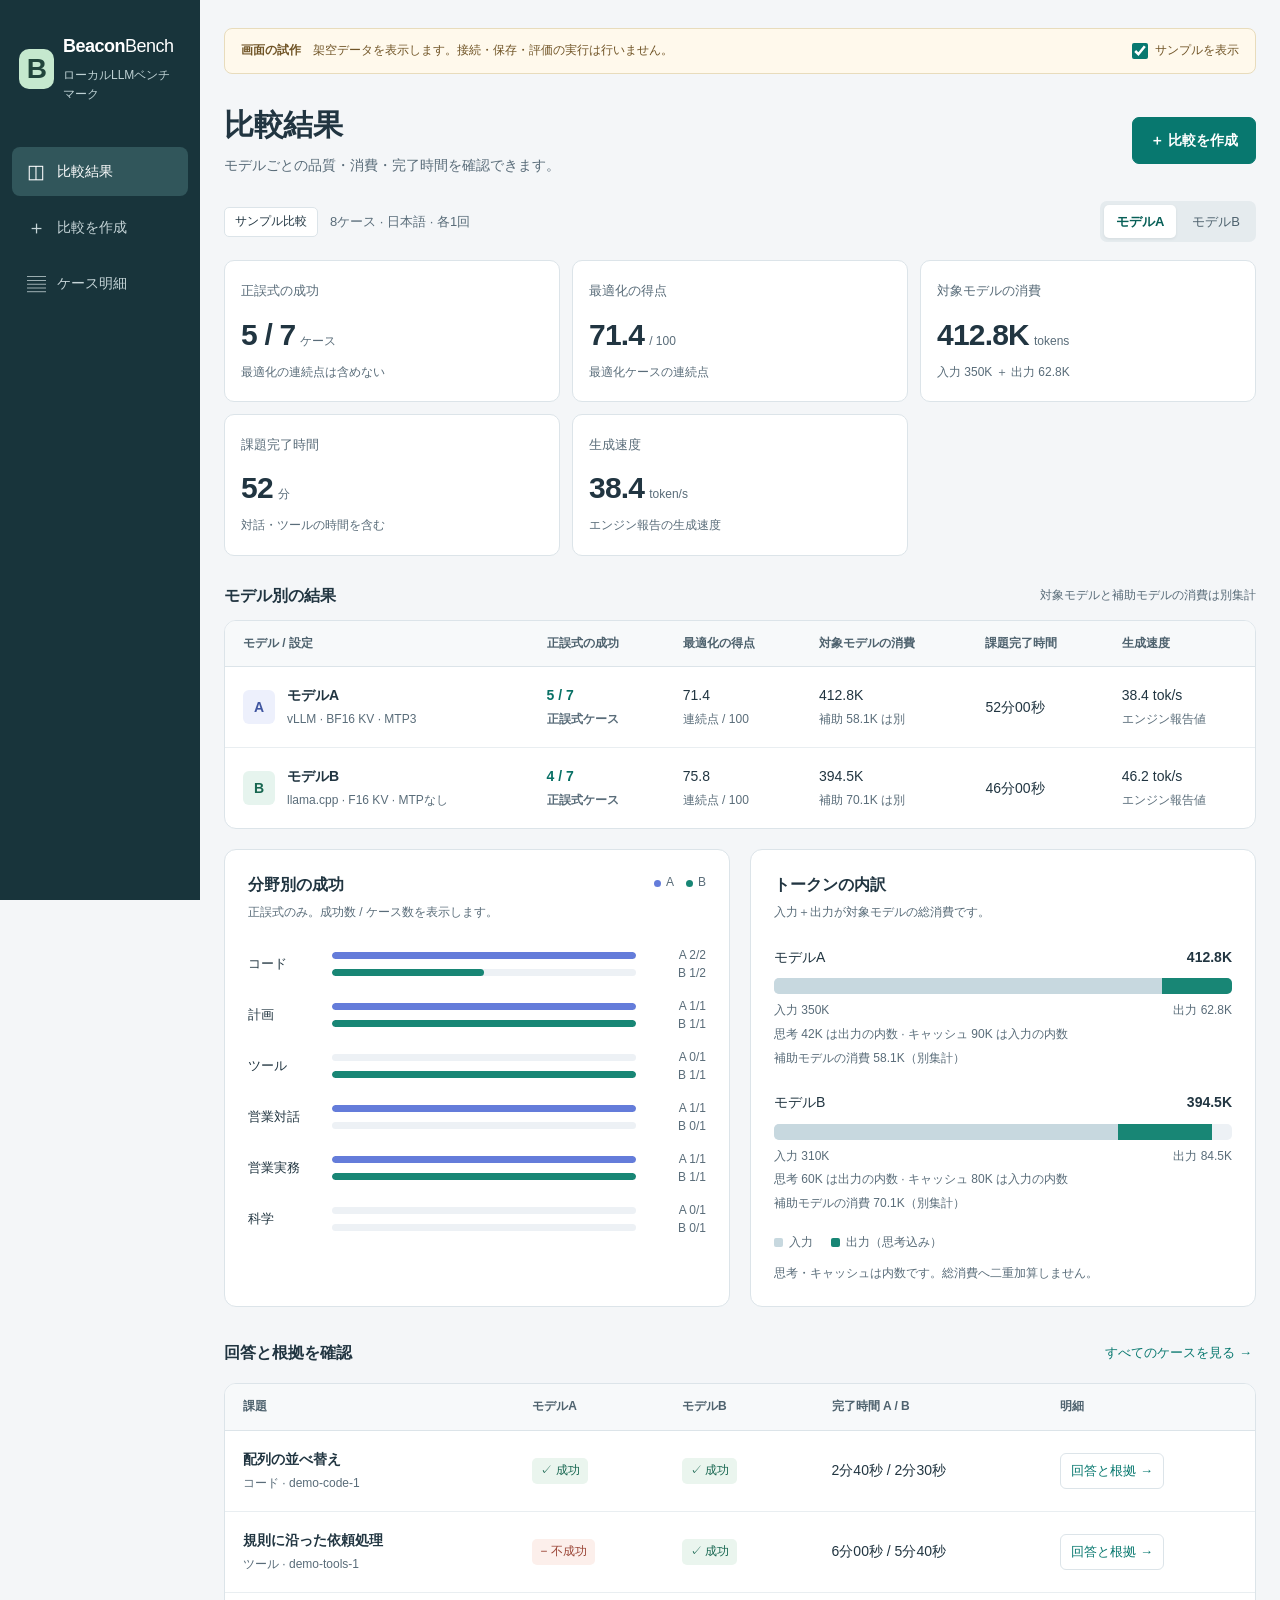
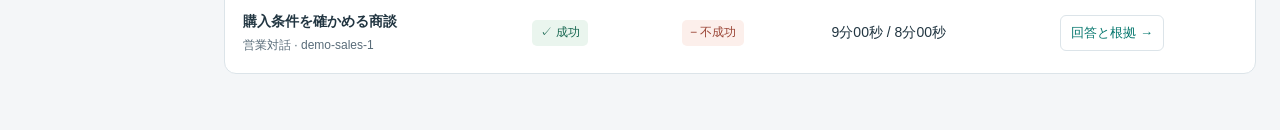
<file: ui/prototype/index.html>
<!doctype html>
<html lang="ja">
<head>
  <meta charset="utf-8">
  <meta name="viewport" content="width=device-width, initial-scale=1">
  <meta name="color-scheme" content="light">
  <title>BeaconBench — モデル比較</title>
  <link rel="stylesheet" href="styles.css">
  <script src="app.js" defer></script>
</head>
<body>
  <a class="skip-link" href="#main">本文へ移動</a>
  <aside class="sidebar" aria-label="ワークスペース">
    <a class="brand" href="#overview" aria-label="BeaconBench ホーム"><span class="brand-mark" aria-hidden="true">B</span><span>Beacon<span class="brand-light">Bench</span><small>ローカルLLMベンチマーク</small></span></a>
    <nav aria-label="メインナビゲーション">
      <button class="nav-item active" data-view="overview" aria-current="page"><span class="nav-icon" aria-hidden="true">◫</span>比較結果</button>
      <button class="nav-item" data-view="configure"><span class="nav-icon" aria-hidden="true">＋</span>比較を作成</button>
      <button class="nav-item" data-view="cases"><span class="nav-icon" aria-hidden="true">▤</span>ケース明細</button>
    </nav>
  </aside>
  <div class="workspace">
    <main id="main" tabindex="-1">
      <div class="preview-notice" role="note"><div><strong>画面の試作</strong><span>架空データを表示します。接続・保存・評価の実行は行いません。</span></div><label class="demo-toggle"><input type="checkbox" id="show-demo" checked>サンプルを表示</label></div>

      <section class="view" id="view-overview" aria-labelledby="overview-heading">
        <div class="page-heading"><div><h1 id="overview-heading" tabindex="-1">比較結果</h1><p>モデルごとの品質・消費・完了時間を確認できます。</p></div><button class="button primary" data-go="configure">＋ 比較を作成</button></div>
        <div class="scope-line"><div class="scope-context"><span class="scope-chip">サンプル比較</span><span class="scope-meta">8ケース · 日本語 · 各1回</span></div><div class="model-tabs" role="group" aria-label="指標を表示するモデル"><button data-metric-model="a" class="selected" aria-pressed="true">モデルA</button><button data-metric-model="b" aria-pressed="false">モデルB</button></div></div>
        <div class="metric-grid" id="metric-grid"></div>
        <div class="section-title"><h2>モデル別の結果</h2><span class="subtle">対象モデルと補助モデルの消費は別集計</span></div>
        <div class="panel table-scroll" role="region" aria-label="モデル別の結果表。横スクロールできます" tabindex="0"><table><caption class="sr-only">8件の架空ケースを各1回実行した表示例</caption><thead><tr><th scope="col">モデル / 設定</th><th scope="col">正誤式の成功</th><th scope="col">最適化の得点</th><th scope="col">対象モデルの消費</th><th scope="col">課題完了時間</th><th scope="col">生成速度</th></tr></thead><tbody id="comparison-body"></tbody></table></div>
        <div class="charts-grid">
          <section class="panel chart-panel"><div class="panel-heading"><div><h2>分野別の成功</h2><p>正誤式のみ。成功数 / ケース数を表示します。</p></div><div class="legend"><span><i class="dot model-a"></i>A</span><span><i class="dot model-b"></i>B</span></div></div><div id="quality-chart" class="quality-chart"></div></section>
          <section class="panel chart-panel"><div class="panel-heading"><div><h2>トークンの内訳</h2><p>入力＋出力が対象モデルの総消費です。</p></div></div><div id="token-chart" class="token-chart"></div><div class="token-note"><span>入力</span><span>出力（思考込み）</span></div><p class="inline-note">思考・キャッシュは内数です。総消費へ二重加算しません。</p></section>
        </div>
        <div class="section-title"><h2>回答と根拠を確認</h2><button class="text-button" data-go="cases">すべてのケースを見る →</button></div>
        <div class="panel table-scroll" role="region" aria-label="ケースの比較表。横スクロールできます" tabindex="0"><table><thead><tr><th scope="col">課題</th><th scope="col">モデルA</th><th scope="col">モデルB</th><th scope="col">完了時間 A / B</th><th scope="col">明細</th></tr></thead><tbody id="recent-cases-body"></tbody></table></div>
      </section>

      <section class="view hidden" id="view-configure" aria-labelledby="configure-heading">
        <div class="page-heading"><div><h1 id="configure-heading" tabindex="-1">比較を作成</h1><p>モデルと条件を選び、同じケースで比較します。</p></div></div>
        <div class="configure-layout"><div class="configure-main">
          <section class="panel config-panel"><div class="step-title"><span aria-hidden="true">1</span><div><h2>評価セットと試行回数</h2><p>セットの範囲と、繰り返す回数を別々に選びます。</p></div></div>
            <fieldset class="suite-fieldset"><legend>評価セット</legend><div class="suite-options">
              <label class="suite-option"><input type="radio" name="suite" value="quick" checked><span><strong>Quick</strong><small>20ケース</small></span><span class="suite-description">少数で比較</span></label>
              <label class="suite-option"><input type="radio" name="suite" value="detailed"><span><strong>Detailed</strong><small>100ケース</small></span><span class="suite-description">広い範囲を確認</span></label>
            </div><p class="inline-note">件数は設計案です。問題ID・日本語版・採点器は未固定です。</p></fieldset>
            <div class="trial-settings"><label for="trials-per-case">各ケースの試行回数</label><div class="trial-input-row"><div class="number-with-unit"><input id="trials-per-case" type="number" value="1" min="1" step="1" required aria-describedby="trial-help trial-error"><span>回</span></div><div class="trial-shortcuts" role="group" aria-label="試行回数の入力補助"><button type="button" data-trials="1" aria-pressed="true">1回</button><button type="button" data-trials="3" aria-pressed="false">3回</button><button type="button" data-trials="5" aria-pressed="false">5回</button></div></div><p id="trial-help" class="inline-note">既定は1回。任意の正の整数を入力でき、セットを切り替えても保持します。全比較構成で共通です。</p><p id="trial-error" class="field-error" role="alert" hidden></p></div>
            <details class="advanced-settings"><summary>再現性と終了条件</summary><div class="advanced-content"><label for="base-seed">基底seed<input id="base-seed" type="number" value="42" min="0" max="2147483647" step="1" aria-describedby="seed-help seed-error"></label><p id="seed-help" class="inline-note">ケースと試行番号からseedを導出します。回数追加でも既存試行のseedは変わりません。</p><p id="seed-error" class="field-error" role="alert" hidden></p><p class="inline-note">全試行を集計します。独自の累積出力・操作回数上限は追加せず、公式タスクの終了条件を保持します。</p></div></details>
          </section>
<section class="panel config-panel"><div class="step-title"><span aria-hidden="true">2</span><div><h2>比較するモデル</h2><p>複数のモデル構成を選択できます。</p></div></div><div id="model-options" class="model-options"></div></section>
<section class="panel config-panel"><div class="step-title"><span aria-hidden="true">3</span><div><h2>生成プリセット</h2><p>複数選ぶと、各設定で同じケースを測ります。</p></div><button id="duplicate-preset" class="button secondary small">複製</button></div><div id="preset-options" class="preset-options"></div><div class="editor-heading"><label for="edit-preset">編集するプリセット</label><select id="edit-preset"></select></div><div class="field-grid">
            <label class="field-wide">プリセット名<input id="preset-name" aria-describedby="preset-diff" type="text" autocomplete="off"></label>
            <label>温度<input id="temperature" type="number" min="0" max="2" step="0.1" aria-describedby="preset-diff"></label>
            <label>top-p<input id="top-p" type="number" min="0.01" max="1" step="0.01" aria-describedby="preset-diff"></label>
            <label>コンテキスト<input id="context-tokens" type="number" min="1" step="1" aria-describedby="capacity-help preset-diff"></label>
            <label>一要求の最大出力<input id="output-tokens" type="number" min="1" step="1" aria-describedby="capacity-help preset-diff"></label>
            <label class="field-wide">思考設定<select id="thinking"><option value="model-native-maximum">モデル固有の最大設定（要確認）</option><option value="off">思考なし（対応時）</option></select></label>
          </div><p id="capacity-help" class="inline-note">容量の単位はトークンです。出力は思考を含みます。</p><p id="preset-diff" class="difference-note" aria-live="polite"></p></section>
        </div>
        <aside class="plan-summary panel" aria-labelledby="plan-heading"><h2 id="plan-heading">比較のサマリー</h2><dl><div><dt>モデル</dt><dd id="plan-models">2</dd></div><div><dt>生成プリセット</dt><dd id="plan-presets">1</dd></div><div><dt>評価セット</dt><dd id="plan-suite">Quick · 20ケース</dd></div><div><dt>各ケースの試行</dt><dd id="plan-repetitions">1回</dd></div><div><dt>言語</dt><dd>日本語</dd></div></dl><div class="trial-total" aria-live="polite" aria-atomic="true"><span>合計試行数</span><div><strong id="plan-trials">40</strong><span>試行</span></div><p id="plan-formula">2モデル × 1設定 × 20ケース × 1回</p></div><p class="inline-note">対話型の課題では、1試行に複数のAPI呼び出しを含みます。</p><p class="plan-warning" id="plan-warning">接続と評価資産は未確認です。</p><button class="button primary full-width" id="show-plan">計画を確認</button></aside>
        </div>
      </section>

      <section class="view hidden" id="view-cases" aria-labelledby="cases-heading"><div class="page-heading"><div><h1 id="cases-heading" tabindex="-1">ケース明細</h1><p>最終回答・操作履歴・採点の根拠を確認できます。</p></div></div><div class="case-filters"><label for="case-search" class="search-field"><span aria-hidden="true">⌕</span><input id="case-search" type="search" placeholder="課題名・分野で絞り込む" aria-label="課題名・分野で絞り込む"></label><span id="case-count" class="subtle" aria-live="polite"></span></div><div class="panel table-scroll" role="region" aria-label="全ケースの比較表。横スクロールできます" tabindex="0"><table><thead><tr><th scope="col">課題</th><th scope="col">モデルA</th><th scope="col">モデルB</th><th scope="col">完了時間 A / B</th><th scope="col">明細</th></tr></thead><tbody id="all-cases-body"></tbody></table></div></section>
    </main>
  </div>
  <dialog id="plan-dialog" class="plan-dialog" aria-labelledby="plan-title"><div class="dialog-heading"><div><h2 id="plan-title">比較計画の確認</h2><p id="plan-description"></p></div><button class="close-button" data-close="plan-dialog" aria-label="計画を閉じる">×</button></div><p class="dialog-note">設定内容のプレビューです。この画面から実行は開始しません。</p><div class="table-scroll" role="region" aria-label="選択した構成。横スクロールできます" tabindex="0"><table><thead><tr><th scope="col">モデル / エンジン</th><th scope="col">生成設定</th><th scope="col">コンテキスト / 最大出力</th></tr></thead><tbody id="plan-configurations"></tbody></table></div><details id="plan-technical" class="plan-technical"><summary>条件の詳細データ</summary><pre id="plan-json"></pre></details></dialog>
  <dialog id="case-dialog" class="case-dialog" aria-labelledby="case-title"><div class="dialog-heading"><div><h2 id="case-title"></h2><p id="case-subtitle"></p></div><button class="close-button" data-close="case-dialog" aria-label="ケース明細を閉じる">×</button></div><div class="detail-tabs" role="group" aria-label="表示するケース情報"><button data-detail="answer" class="selected" aria-pressed="true">最終回答</button><button data-detail="actions" aria-pressed="false">操作履歴</button><button data-detail="grade" aria-pressed="false">採点根拠</button></div><div id="case-detail-content"></div></dialog>
  <div id="toast" class="toast" role="status" aria-live="polite"></div>
</body>
</html>
</file>
<file: ui/prototype/styles.css>
@charset "UTF-8";

:root {
  --ink: #213541;
  --muted: #596c79;
  --line: #dce4e9;
  --paper: #fff;
  --canvas: #f4f6f8;
  --accent: #08786f;
  --accent-soft: #eaf5f1;
  --blue: #647cda;
  --green: #188675;
  --radius: 12px;
}
* { box-sizing: border-box; }
body { margin: 0; background: var(--canvas); color: var(--ink); font: 14px/1.65 "Segoe UI", "Yu Gothic UI", Meiryo, sans-serif; }
button, input, select { font: inherit; }
button, select, summary { cursor: pointer; }
button { touch-action: manipulation; }
button:disabled { cursor: not-allowed; opacity: .55; }
input, select { accent-color: var(--accent); }
a { color: var(--accent); }
:focus-visible { outline: 3px solid #08786f; outline-offset: 3px; }
h1:focus, main:focus { outline: none; }
.sr-only, .skip-link:not(:focus) { position: absolute; width: 1px; height: 1px; padding: 0; margin: -1px; overflow: hidden; clip-path: inset(50%); white-space: nowrap; }
.skip-link:focus { position: fixed; z-index: 20; top: 10px; left: 10px; padding: 10px 18px; background: white; border-radius: 6px; }
.hidden, [hidden] { display: none !important; }

/* The navigation keeps its labels at every width. */
.sidebar { width: 224px; position: fixed; inset: 0 auto 0 0; padding: 32px 18px; background: #18343b; color: #fff; }
.brand { display: flex; gap: 11px; align-items: center; color: white; text-decoration: none; font-size: 20px; font-weight: 700; letter-spacing: -.5px; padding: 0 7px; }
.brand-light { font-weight: 400; }
.brand small { display: block; font-size: 12px; font-weight: 400; letter-spacing: 0; color: #bdd0d3; margin-top: 4px; }
.brand-mark { display: grid; place-items: center; width: 35px; height: 40px; border-radius: 10px; background: #c5e8ce; color: #21453b; font-size: 28px; line-height: 1; flex-shrink: 0; }
.sidebar nav { display: flex; flex-direction: column; gap: 7px; margin-top: 42px; }
.nav-item { width: 100%; border: 0; display: flex; gap: 12px; align-items: center; padding: 13px 15px; border-radius: 8px; background: transparent; color: #c6d5d8; text-align: left; font-weight: 500; }
.nav-item:hover { background: #24434a; color: white; }
.nav-item.active { background: #31565b; color: white; }
.nav-icon { width: 18px; text-align: center; font-size: 19px; line-height: 1; }
.workspace { margin-left: 224px; }
main { max-width: 1464px; padding: 28px 32px 56px; margin: 0 auto; }
.preview-notice { display: flex; gap: 20px; align-items: center; justify-content: space-between; background: #fff9ec; border: 1px solid #e8dcbc; border-radius: 8px; color: #705426; padding: 12px 16px; font-size: 12px; }
.preview-notice strong { margin-right: 12px; }
.preview-notice > div { min-width: 0; }
.demo-toggle { display: flex; align-items: center; gap: 7px; white-space: nowrap; flex-shrink: 0; cursor: pointer; }
.demo-toggle input { margin: 0; width: 16px; height: 16px; }
.page-heading { display: flex; align-items: center; justify-content: space-between; gap: 20px; flex-wrap: wrap; margin: 30px 0 24px; }
h1 { font-size: 30px; letter-spacing: -.5px; line-height: 1.4; margin: 0 0 8px; }
h2 { margin: 0; font-size: 16px; line-height: 1.5; font-weight: 650; }
.page-heading p { margin: 0; color: var(--muted); }
.button { display: inline-flex; justify-content: center; align-items: center; gap: 8px; border: 1px solid var(--line); border-radius: 7px; padding: 11px 17px; min-height: 44px; font-weight: 600; background: white; color: var(--ink); }
.button:hover { background: #edf3f4; }
.button.primary { color: white; background: var(--accent); border-color: var(--accent); }
.button.primary:hover { background: #05675f; }
.button.small { min-height: 36px; padding: 6px 12px; }
.text-button { border: 0; background: transparent; color: var(--accent); min-height: 36px; font-size: 13px; padding: 4px; }
.text-button:hover { text-decoration: underline; }
.full-width { width: 100%; }
.panel { border: 1px solid var(--line); border-radius: var(--radius); background: var(--paper); }
.subtle, .inline-note, .cell-foot, .case-category, .model-caption { color: var(--muted); font-size: 12px; }
.inline-note { margin: 10px 0 0; line-height: 1.7; }
.scope-line, .scope-context { display: flex; gap: 12px; align-items: center; flex-wrap: wrap; }
.scope-line { justify-content: space-between; margin-bottom: 18px; }
.scope-chip { padding: 4px 10px; border: 1px solid var(--line); border-radius: 5px; font-size: 12px; background: white; }
.scope-meta { color: var(--muted); font-size: 13px; }
.model-tabs, .trial-shortcuts { display: inline-flex; gap: 4px; padding: 4px; background: #e5ebee; border-radius: 7px; }
.model-tabs button, .trial-shortcuts button { border: 0; border-radius: 5px; background: transparent; color: #4e626e; font-size: 13px; padding: 6px 12px; min-height: 32px; }
.model-tabs button.selected, .trial-shortcuts button[aria-pressed="true"] { background: white; color: #075f57; box-shadow: 0 1px 3px #17353d15; font-weight: 600; }
.metric-grid { display: grid; grid-template-columns: repeat(5, minmax(0, 1fr)); gap: 12px; }
.metric-card { background: white; border: 1px solid var(--line); border-radius: 10px; padding: 19px 16px; min-width: 0; }
.metric-label { color: var(--muted); font-size: 13px; }
.metric-value { display: flex; align-items: baseline; gap: 5px; flex-wrap: wrap; font-size: 30px; line-height: 1.4; letter-spacing: -.8px; font-weight: 650; font-variant-numeric: tabular-nums; margin: 12px 0 7px; }
.metric-value small { font-size: 12px; letter-spacing: 0; color: var(--muted); font-weight: 400; }
.metric-foot { font-size: 12px; color: var(--muted); line-height: 1.6; }
.section-title { display: flex; align-items: center; justify-content: space-between; gap: 12px; flex-wrap: wrap; margin: 28px 0 12px; }
.table-scroll { overflow-x: auto; max-width: 100%; overscroll-behavior-x: contain; }
table { width: 100%; border-collapse: collapse; text-align: left; white-space: nowrap; }
th { padding: 13px 18px; background: #f7f9fa; color: #4e626e; font-size: 12px; font-weight: 600; border-bottom: 1px solid var(--line); }
td { padding: 17px 18px; border-bottom: 1px solid #e9eef1; font-size: 14px; font-variant-numeric: tabular-nums; }
tbody tr:last-child td { border-bottom: 0; }
.model-cell { display: flex; align-items: center; gap: 12px; }
.model-avatar { width: 32px; height: 34px; border-radius: 6px; display: grid; place-items: center; background: #edf0fc; color: #4056a0; font-weight: 700; }
.model-avatar.b { background: #e6f4ee; color: #176650; }
.model-name, .case-name { font-weight: 600; }
.cell-foot, .model-caption, .case-category { display: block; margin-top: 3px; }
.score-good { color: #087065; font-weight: 650; }
.charts-grid { display: grid; grid-template-columns: 1fr 1fr; gap: 20px; margin-top: 20px; }
.chart-panel { padding: 23px; min-width: 0; }
.panel-heading { display: flex; justify-content: space-between; align-items: flex-start; gap: 16px; }
.panel-heading p { margin: 6px 0 0; font-size: 12px; color: var(--muted); }
.legend { display: flex; align-items: center; gap: 12px; font-size: 12px; color: var(--muted); }
.legend span { display: flex; align-items: center; gap: 5px; }
.dot { width: 7px; height: 7px; border-radius: 50%; display: inline-block; }
.model-a { background: var(--blue); }
.model-b { background: var(--green); }
.quality-chart { display: grid; gap: 15px; margin-top: 23px; }
.quality-row { display: grid; grid-template-columns: 72px minmax(0, 1fr) 58px; align-items: center; gap: 12px; }
.quality-label { font-size: 13px; }
.quality-bars { display: grid; gap: 10px; }
.bar-track { height: 7px; background: #edf1f5; border-radius: 4px; overflow: hidden; }
.bar-fill { height: 100%; border-radius: 4px; }
.quality-score { text-align: right; font-size: 12px; color: var(--muted); line-height: 1.5; font-variant-numeric: tabular-nums; }
.quality-score span { display: block; white-space: nowrap; }
.token-chart { padding-top: 23px; }
.token-row + .token-row { margin-top: 23px; }
.token-heading { display: flex; align-items: center; justify-content: space-between; gap: 12px; margin-bottom: 9px; }
.token-total { font-variant-numeric: tabular-nums; }
.token-bar { display: flex; background: #edf1f5; border-radius: 5px; height: 16px; overflow: hidden; }
.token-input { background: #c7d8df; }
.token-output { background: var(--green); }
.token-detail { display: flex; justify-content: space-between; flex-wrap: wrap; gap: 6px; font-size: 12px; color: var(--muted); margin-top: 7px; }
.token-helper { font-size: 12px; color: var(--muted); margin-top: 4px; }
.token-note { display: flex; gap: 18px; color: var(--muted); font-size: 12px; margin-top: 19px; flex-wrap: wrap; }
.token-note span { display: flex; align-items: center; gap: 6px; }
.token-note span::before { content: ""; display: inline-block; background: #c7d8df; width: 9px; height: 9px; border-radius: 2px; }
.token-note span:nth-child(2)::before { background: var(--green); }
.status-badge { display: inline-flex; align-items: center; gap: 4px; border-radius: 5px; padding: 3px 8px; font-size: 12px; white-space: nowrap; }
.status-badge.pass { background: #eaf5ee; color: #176650; }
.status-badge.fail { background: #fcefeb; color: #994334; }
.status-badge.score { background: #edf0fc; color: #4056a0; }
.detail-button { min-height: 36px; border: 1px solid var(--line); background: white; color: var(--accent); border-radius: 6px; padding: 5px 10px; font-size: 13px; }
.detail-button:hover { background: var(--accent-soft); }
.empty-cell { padding: 36px 20px; text-align: center; color: var(--muted); white-space: normal; }

/* Configuration and run settings. */
.configure-layout { display: grid; grid-template-columns: minmax(0, 1fr) 296px; gap: 22px; align-items: start; }
.configure-main { display: grid; gap: 20px; min-width: 0; }
.config-panel { padding: 24px; min-width: 0; }
.step-title { display: flex; align-items: flex-start; gap: 12px; margin-bottom: 22px; }
.step-title > span { width: 28px; height: 28px; flex-shrink: 0; display: grid; place-items: center; background: var(--accent-soft); color: #176650; border-radius: 50%; font-size: 13px; font-weight: 600; }
.step-title > div { min-width: 0; }
.step-title p { font-size: 12px; color: var(--muted); margin: 5px 0 0; }
.step-title .button { margin-left: auto; flex-shrink: 0; }
.model-options { display: grid; grid-template-columns: 1fr 1fr; gap: 12px; }
.model-option { display: flex; align-items: flex-start; flex-wrap: wrap; gap: 12px; padding: 16px; border: 1px solid var(--line); border-radius: 8px; min-width: 0; }
.model-option:has(input:checked) { border-color: #448e7d; background: #f5faf7; }
.model-choice { display: flex; gap: 9px; align-items: flex-start; cursor: pointer; min-width: 0; flex: 1; }
.model-choice input { flex-shrink: 0; margin: 5px 0 0; width: 16px; height: 16px; }
.model-choice strong { font-size: 14px; overflow-wrap: anywhere; }
.model-choice small { display: block; color: var(--muted); font-size: 12px; }
.tag { font-size: 12px; color: #566b77; background: #edf1f4; border-radius: 4px; padding: 2px 7px; white-space: nowrap; }
.engine-field { display: flex; flex-direction: column; gap: 6px; width: 100%; border-top: 1px solid #dce7e2; padding-top: 12px; font-size: 12px; color: var(--muted); }
input[type="number"], input[type="text"], select { width: 100%; min-width: 0; border: 1px solid #7d919f; border-radius: 6px; background: white; padding: 9px 11px; color: var(--ink); min-height: 42px; font-size: 14px; }
input[aria-invalid="true"] { border-color: #ae333b; background: #fffafa; }
.preset-options { display: flex; flex-wrap: wrap; gap: 8px; margin-bottom: 20px; }
.preset-option { display: flex; align-items: flex-start; gap: 7px; max-width: 100%; border: 1px solid var(--line); border-radius: 6px; font-size: 13px; padding: 7px 10px; cursor: pointer; overflow-wrap: anywhere; }
.preset-option input { margin: 5px 0 0; flex-shrink: 0; }
.preset-option:has(input:checked) { border-color: #448e7d; background: var(--accent-soft); }
.editor-heading { display: flex; align-items: center; justify-content: space-between; gap: 14px; border-top: 1px solid var(--line); padding-top: 18px; margin-bottom: 18px; }
.editor-heading label { font-size: 12px; color: var(--muted); flex-shrink: 0; }
.editor-heading select { max-width: 60%; }
.field-grid { display: grid; grid-template-columns: 1fr 1fr; gap: 16px; }
.field-grid label, .advanced-content label { display: flex; flex-direction: column; gap: 6px; font-size: 13px; }
.field-wide { grid-column: 1 / -1; }
.difference-note { margin: 12px 0 0; font-size: 12px; color: var(--muted); overflow-wrap: anywhere; }
.difference-note.changed { color: #705426; }
.suite-fieldset { margin: 0; padding: 0; border: 0; min-width: 0; }
.suite-fieldset legend, .trial-settings > label { display: block; padding: 0; margin-bottom: 10px; font-weight: 600; }
.suite-options { display: grid; grid-template-columns: 1fr 1fr; gap: 12px; }
.suite-option { display: flex; flex-wrap: wrap; align-items: center; gap: 10px; padding: 15px; border: 1px solid var(--line); border-radius: 8px; cursor: pointer; }
.suite-option:has(input:checked) { border-color: #448e7d; background: var(--accent-soft); }
.suite-option input { margin: 0; }
.suite-option strong { display: block; }
.suite-option small { display: block; font-size: 12px; color: var(--muted); }
.suite-description { margin-left: auto; color: #176650; font-size: 12px; }
.trial-settings { border-top: 1px solid var(--line); padding-top: 22px; margin-top: 22px; }
.trial-input-row { display: flex; gap: 14px; flex-wrap: wrap; align-items: center; }
.number-with-unit { display: flex; gap: 9px; align-items: center; }
.number-with-unit input { width: 108px; }
.number-with-unit > span { color: var(--muted); }
.field-error { color: #a1272e; font-size: 13px; margin: 8px 0 0; }
.advanced-settings { margin-top: 20px; border-top: 1px solid var(--line); padding-top: 17px; }
.advanced-settings summary, .plan-technical summary { color: var(--accent); font-size: 13px; }
.advanced-content { padding-top: 16px; }
.advanced-content input { max-width: 220px; }
.plan-summary { position: sticky; top: 24px; padding: 24px; min-width: 0; }
.plan-summary h2 { margin-bottom: 18px; }
.plan-summary dl { margin: 0; }
.plan-summary dl > div { display: flex; align-items: baseline; justify-content: space-between; gap: 16px; padding: 10px 0; border-bottom: 1px solid #e9eef1; }
.plan-summary dt { color: var(--muted); font-size: 12px; }
.plan-summary dd { margin: 0; font-size: 13px; font-weight: 600; text-align: right; }
.trial-total { padding: 22px 0 16px; }
.trial-total > span { color: var(--muted); font-size: 13px; }
.trial-total > div { display: flex; gap: 8px; align-items: baseline; margin-top: 5px; }
.trial-total strong { font-size: 42px; font-weight: 650; line-height: 1.3; letter-spacing: -1px; color: #08675d; overflow-wrap: anywhere; }
.trial-total > div > span { color: var(--muted); font-size: 13px; flex-shrink: 0; }
.trial-total p { color: var(--muted); font-size: 12px; margin: 8px 0 0; }
.plan-warning { font-size: 12px; color: #705426; background: #fff9ec; padding: 11px 12px; border-radius: 6px; margin: 18px 0; overflow-wrap: anywhere; }
.case-filters { display: flex; gap: 16px; align-items: center; justify-content: space-between; margin: 0 0 18px; flex-wrap: wrap; }
.search-field { display: flex; gap: 9px; align-items: center; max-width: 420px; width: 100%; border: 1px solid #7d919f; border-radius: 7px; background: white; padding: 8px 12px; }
.search-field:focus-within { outline: 3px solid #08786f; outline-offset: 3px; }
.search-field span { font-size: 23px; color: var(--muted); }
.search-field input { border: 0; outline: none; min-width: 0; width: 100%; color: var(--ink); background: transparent; }
.search-field input::placeholder { color: var(--muted); }

/* Readable dialogs; long content stays inside its own scroll area. */
dialog { border: 1px solid var(--line); border-radius: 14px; width: min(880px, calc(100% - 32px)); max-height: calc(100svh - 48px); padding: 28px; color: var(--ink); box-shadow: 0 20px 80px #15353d30; }
dialog::backdrop { background: #142d3a66; }
.dialog-heading { display: flex; justify-content: space-between; gap: 18px; align-items: flex-start; }
.dialog-heading > div { min-width: 0; }
.dialog-heading h2 { font-size: 22px; overflow-wrap: anywhere; }
.dialog-heading p { margin: 7px 0 0; color: var(--muted); font-size: 13px; }
.close-button { flex-shrink: 0; border: 1px solid var(--line); width: 38px; height: 38px; border-radius: 7px; background: white; color: var(--ink); font-size: 24px; line-height: 1; }
.dialog-note { font-size: 13px; padding: 13px 16px; color: #705426; background: #fff9ec; border-radius: 7px; margin: 20px 0; overflow-wrap: anywhere; }
.plan-dialog table { border: 1px solid var(--line); table-layout: fixed; min-width: 720px; }
.plan-dialog th:first-child { width: 200px; }
.plan-dialog th:nth-child(2) { width: 280px; }
.plan-dialog td { white-space: normal; overflow-wrap: anywhere; }
.plan-technical { margin-top: 22px; }
.plan-dialog pre { font: 12px/1.8 Consolas, monospace; white-space: pre-wrap; overflow-wrap: anywhere; background: #f4f6f8; border: 1px solid var(--line); padding: 18px; border-radius: 7px; }
.detail-tabs { display: flex; gap: 22px; border-bottom: 1px solid var(--line); margin-top: 22px; }
.detail-tabs button { border: 0; border-bottom: 2px solid transparent; padding: 10px 1px; color: var(--muted); background: transparent; }
.detail-tabs button.selected { color: var(--accent); border-bottom-color: var(--accent); font-weight: 600; }
.answer-grid { display: grid; grid-template-columns: 1fr 1fr; gap: 16px; }
.answer-block { border: 1px solid var(--line); background: #fafcfd; border-radius: 8px; padding: 18px; min-width: 0; }
.answer-block h3 { margin: 0 0 14px; font-size: 14px; display: flex; align-items: center; gap: 10px; flex-wrap: wrap; }
.answer-block pre { white-space: pre-wrap; overflow-wrap: anywhere; font: inherit; margin: 0; }
.evidence-list { list-style: none; margin: 20px 0 0; padding: 0; }
.evidence-list li { padding: 16px 0; border-bottom: 1px solid var(--line); overflow-wrap: anywhere; }
.evidence-list strong { display: block; margin-bottom: 5px; }
.detail-note { color: var(--muted); font-size: 12px; margin: 20px 0 0; }
.toast { position: fixed; bottom: 22px; left: 50%; transform: translate(-50%, 12px); max-width: calc(100vw - 32px); background: #18343b; color: #fff; border-radius: 8px; padding: 12px 18px; font-size: 13px; opacity: 0; pointer-events: none; z-index: 30; transition: opacity .15s, transform .15s; }
.toast.visible { opacity: 1; transform: translate(-50%, 0); }

@media (max-width: 1280px) {
  .metric-grid { grid-template-columns: repeat(3, minmax(0, 1fr)); }
  .sidebar { width: 200px; padding-inline: 12px; }
  .brand { font-size: 18px; gap: 9px; }
  .brand small { font-size: 12px; }
  .workspace { margin-left: 200px; }
  main { padding-inline: 24px; }
  .configure-layout { grid-template-columns: minmax(0, 1fr) 268px; gap: 18px; }
  .config-panel, .plan-summary { padding: 20px; }
  .model-options, .suite-options { grid-template-columns: 1fr; }
}
@media (max-width: 1120px) {
  .charts-grid { grid-template-columns: 1fr; }
}
@media (max-width: 1000px) {
  .configure-layout { grid-template-columns: 1fr; }
  .plan-summary { position: static; }
  .model-options, .suite-options { grid-template-columns: 1fr 1fr; }
}
@media (max-width: 820px) {
  .sidebar { position: static; width: 100%; padding: 18px 24px 0; background: white; border-bottom: 1px solid var(--line); }
  .brand { color: var(--ink); font-size: 20px; padding: 0; }
  .brand small { color: var(--muted); }
  .sidebar nav { flex-direction: row; gap: 6px; margin-top: 18px; }
  .nav-item { flex: 1; width: auto; justify-content: center; padding: 12px 8px; border-radius: 6px 6px 0 0; color: var(--muted); gap: 8px; }
  .nav-item.active { color: #075f57; background: var(--accent-soft); box-shadow: inset 0 -3px var(--accent); }
  .nav-item:hover { background: #edf3f4; color: var(--ink); }
  .workspace { margin-left: 0; }
  main { padding-top: 22px; }
  .preview-notice { flex-wrap: wrap; gap: 10px; }
  .preview-notice > div > span { display: block; margin-top: 3px; }
}
@media (max-width: 560px) {
  .sidebar { padding: 16px 16px 0; }
  .nav-item { font-size: 13px; gap: 6px; }
  main { padding: 18px 16px 40px; }
  .page-heading { margin-top: 24px; gap: 14px; }
  h1 { font-size: 26px; }
  .page-heading p { font-size: 13px; }
  .metric-grid { grid-template-columns: repeat(2, minmax(0, 1fr)); gap: 10px; }
  .metric-card { padding: 16px 14px; }
  .metric-card:last-child { grid-column: 1 / -1; }
  .metric-value { font-size: 26px; }
  .metric-label { font-size: 12px; }
  .metric-foot { font-size: 12px; }
  .scope-line { gap: 12px; }
  .model-options, .suite-options { grid-template-columns: 1fr; }
  .config-panel, .plan-summary, .chart-panel { padding: 18px; }
  .step-title { gap: 10px; }
  .step-title > span { width: 25px; height: 25px; }
  .field-grid { gap: 14px 12px; }
  .editor-heading { align-items: flex-start; flex-direction: column; gap: 8px; }
  .editor-heading select { max-width: 100%; }
  .trial-input-row { gap: 10px; }
  .quality-row { grid-template-columns: 65px minmax(0, 1fr) 56px; gap: 10px; }
  .panel-heading { gap: 12px; }
  dialog { padding: 20px; }
  .dialog-heading h2 { font-size: 20px; }
  .answer-grid { grid-template-columns: 1fr; }
  .detail-tabs { gap: 18px; font-size: 13px; }
}
@media (max-width: 360px) {
  .nav-icon { display: none; }
  .sidebar { padding-inline: 12px; }
  main { padding-inline: 12px; }
  .field-grid { grid-template-columns: 1fr; }
  .field-wide { grid-column: auto; }
  .trial-shortcuts button { padding-inline: 10px; }
}
@media (max-height: 760px) {
  .plan-summary { position: static; }
}
@media (prefers-reduced-motion: reduce) {
  *, *::before, *::after { transition: none !important; scroll-behavior: auto !important; }
}
</file>
